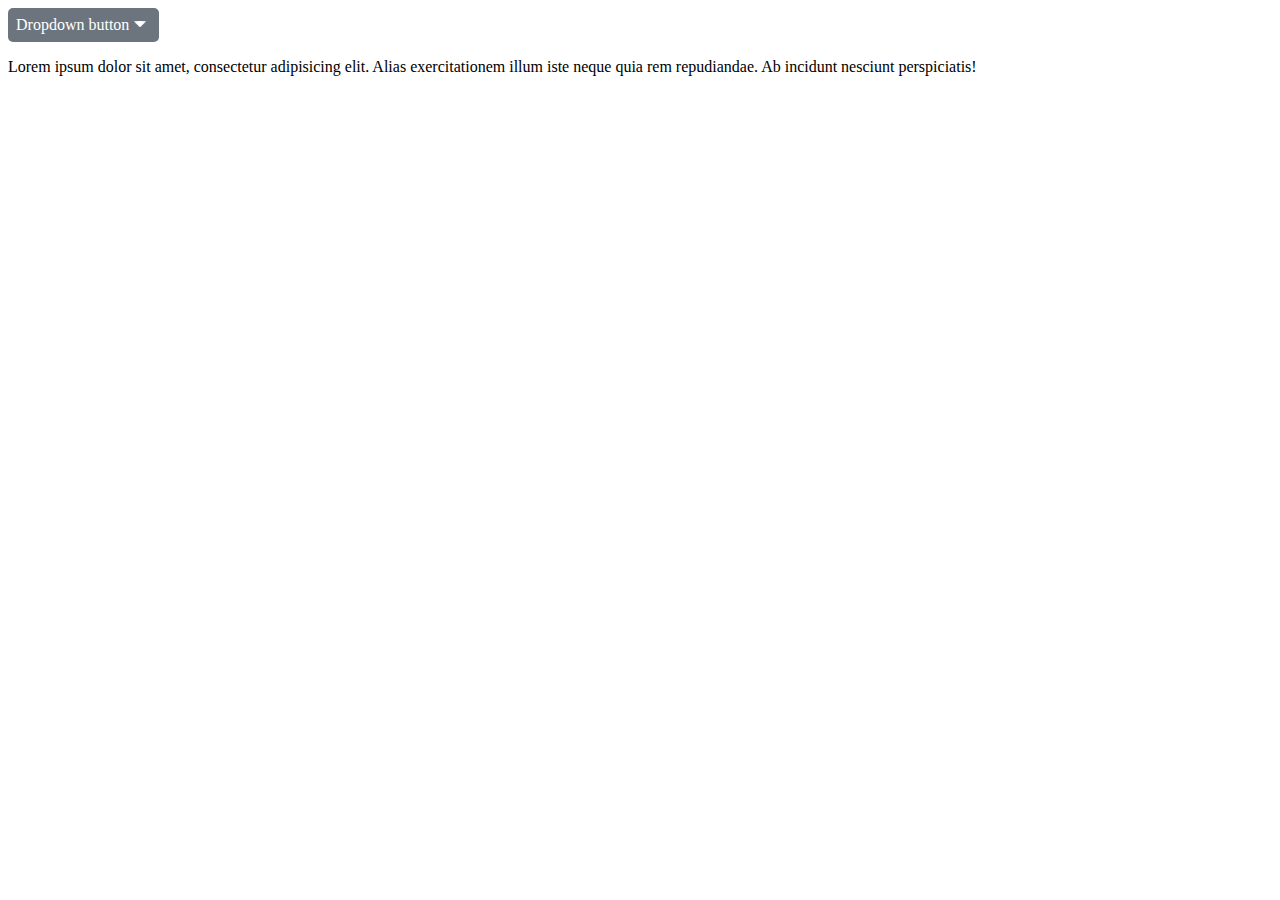
<file: 19.06.2021/1/index.html>
<!DOCTYPE html>
<html lang="en">
<head>
    <meta charset="UTF-8">
    <title>Task 1 - details dropdown</title>
    <style>
        details {
            cursor: pointer;
        }
        details>summary::-webkit-details-marker {
            display: none;
        }

        details[open]>summary {
            box-shadow: 0 0 6px 2px black;
        }

        details>summary {
            display: inline-block;
            background-color: #6C757D;
            color: white;
            padding: 8px;
            padding-right: 30px;
            border-radius: 5px;
            outline: none;
        }

        .dropdown {
            position: absolute;
            z-index: 2;
            border: 1px solid black;
            background-color: white;
            width: max-content;
        }
        .dropdown > div{
            padding: 5px;
            padding-right: 50px;
        }
        .dropdown > div:hover{
            background-color: #F8F9FA;
        }

        .details-button {
            display: inline-block;
            position: relative;
            user-select: none;
        }

        .details-button__arrow {
            position: absolute;
            right: 13px;
            top: 10px;
            width: 12px;
            height: 12px;
            background: url("arrow.png") no-repeat center center;
            background-size: contain;
        }
    </style>
</head>
<body>
<div class="details-button">
    <details>
        <summary>Dropdown button</summary>
        <div class="dropdown">
            <div>action</div>
            <div>another action</div>
            <div>something else here</div>
        </div>
    </details>
    <div class="details-button__arrow"></div>
</div>
<p>Lorem ipsum dolor sit amet, consectetur adipisicing elit. Alias exercitationem illum iste neque quia rem repudiandae.
    Ab incidunt nesciunt perspiciatis!</p>
</body>
</html>
</file>
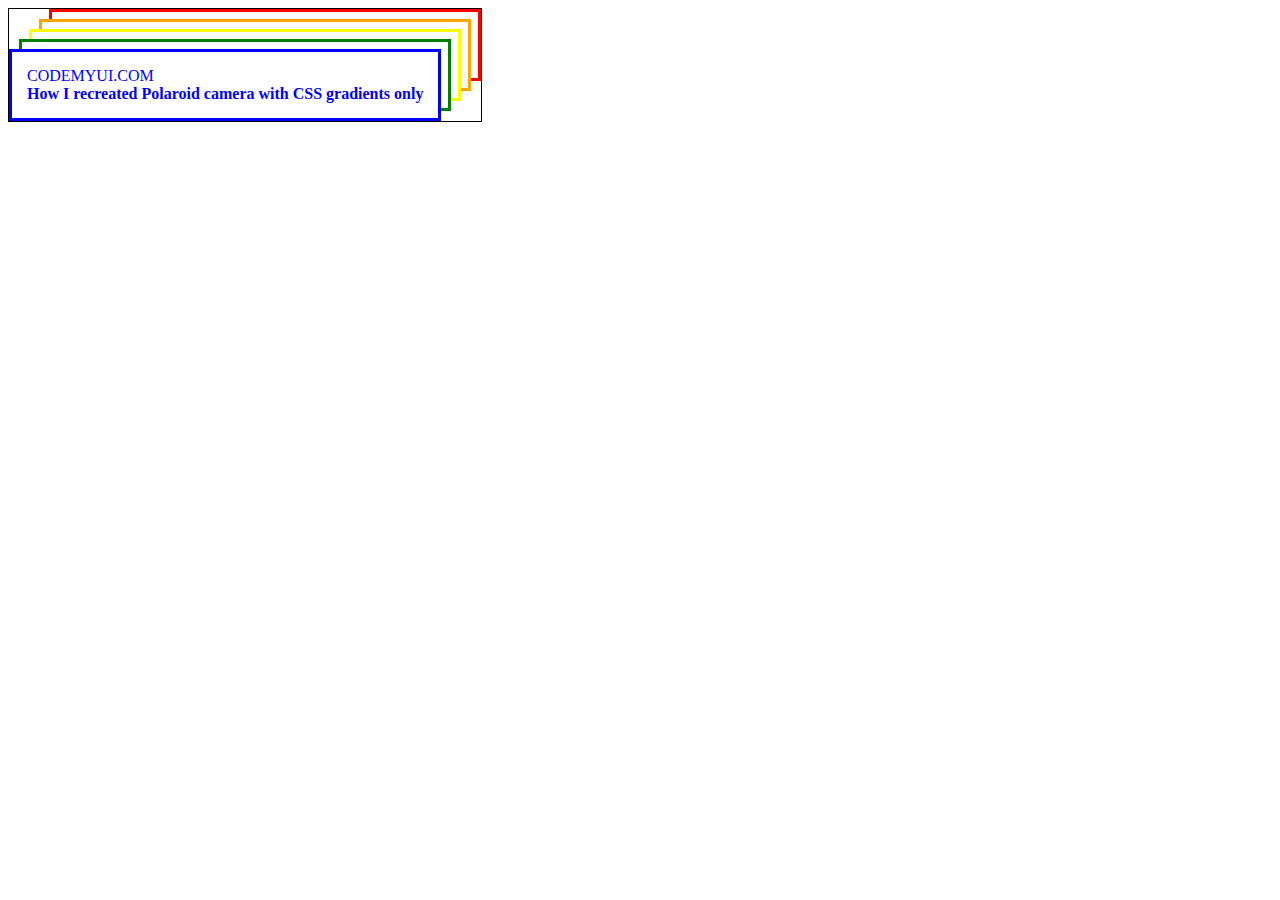
<file: 19.06.2021/2/index.html>
<!DOCTYPE html>
<html lang="en">
<head>
    <meta charset="UTF-8">
    <title>Title</title>
    <style>
        .card {
            display: inline-block;
            color: blue;
            margin-top: -7px;
            margin-right: -7px;
            margin-left: 53px;
            margin-bottom: 53px;
            cursor: pointer;
        }

        .card:hover .card__level{
            top: 0;
            right: 0;
        }

        .card__level {
            transition-duration: 2s;
            border: 3px solid black;
            margin: -3px;
            display: inline-block;
            position: relative;
            top: 10px;
            right: 10px;
            background-color: white;
        }

        .card__level1 {
            border-color: red;
        }

        .card__level2 {
            border-color: orange;
        }

        .card__level3 {
            border-color: yellow;
        }

        .card__level4 {
            border-color: green;
        }

        .card__level5 {
            border-color: blue;
        }

        .card__content {
            padding: 15px;
        }

        .p{
            border: 1px solid black;
            display: inline-block;
        }
    </style>
</head>
<body>
<div class="p">
    <div class="card">
        <div class="card__level card__level1">
            <div class="card__level card__level2">
                <div class="card__level card__level3">
                    <div class="card__level card__level4">
                        <div class="card__level card__level5 card__content">
                            <div style="text-transform: uppercase">codemyui.com</div>
                            <div style="font-weight: bold">How I recreated Polaroid camera with CSS gradients only</div>
                        </div>
                    </div>
                </div>
            </div>
        </div>
    </div>
</div>
</body>
</html>
</file>
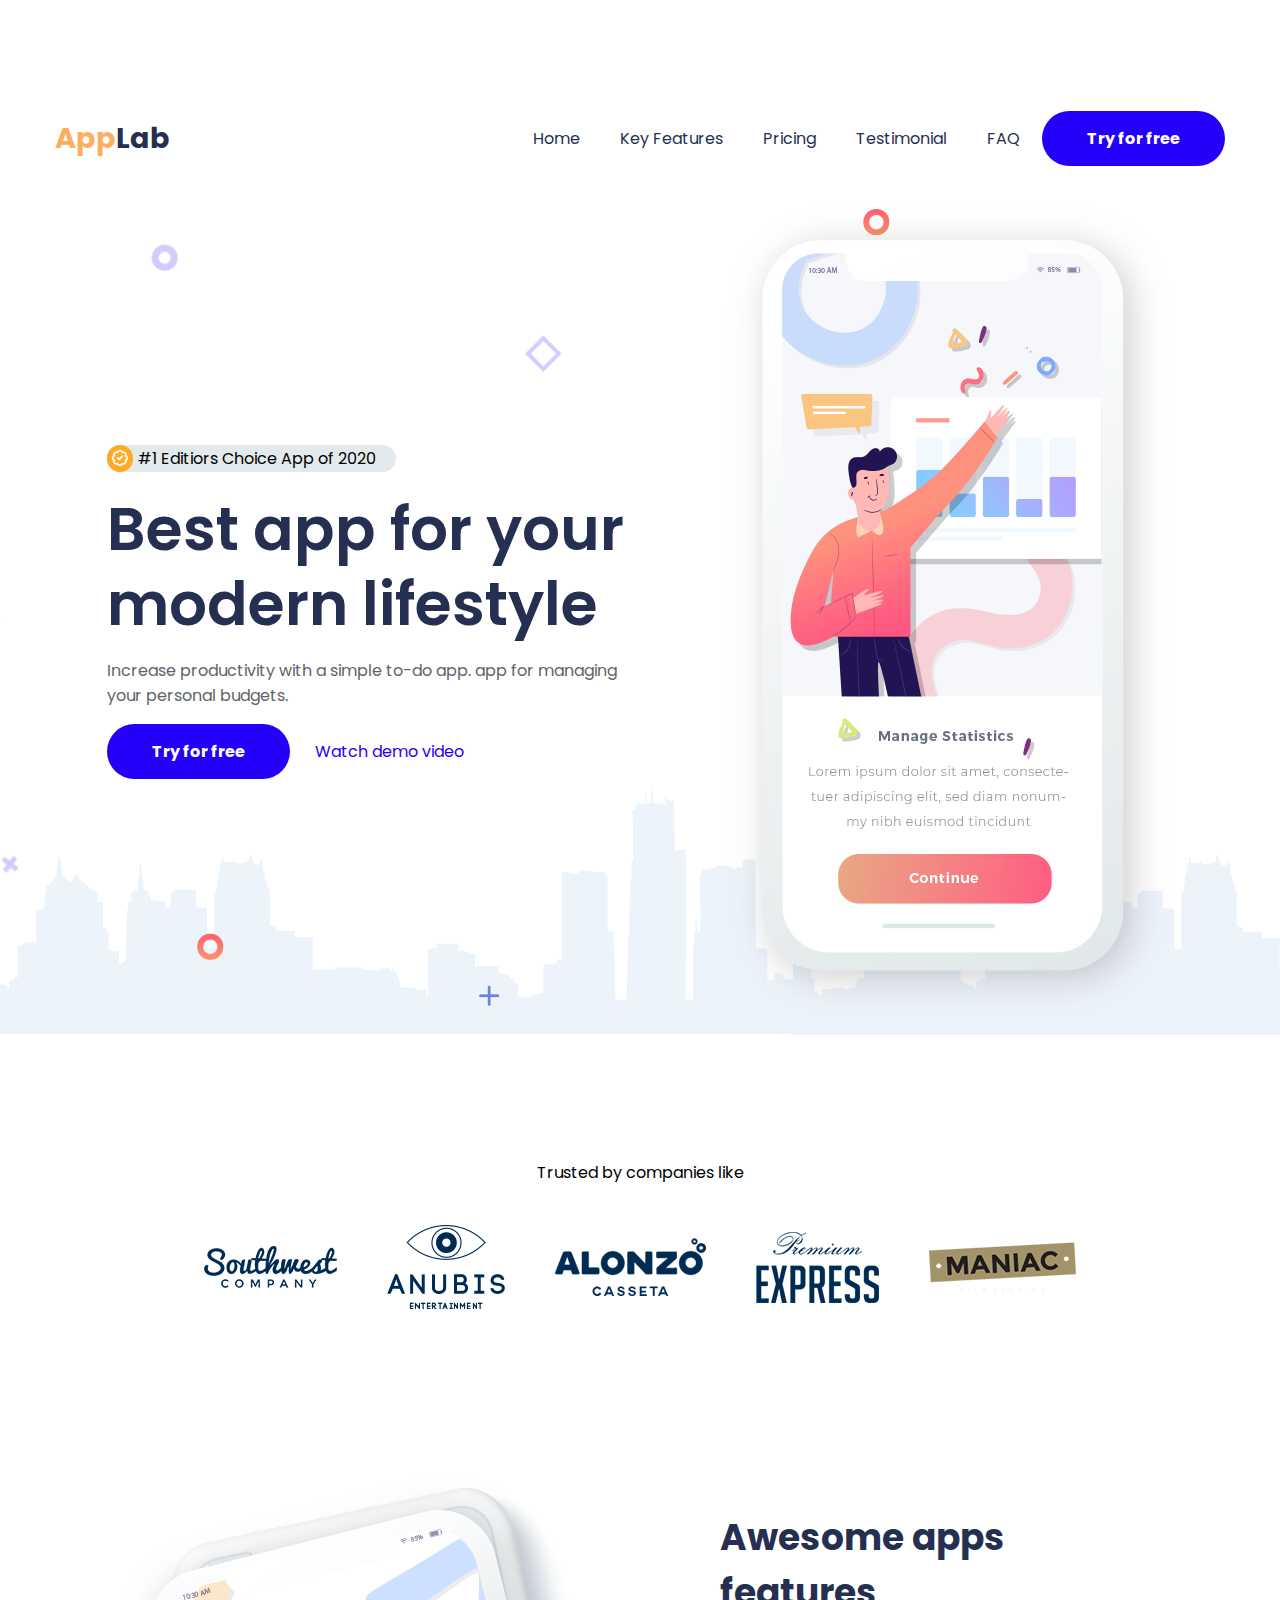
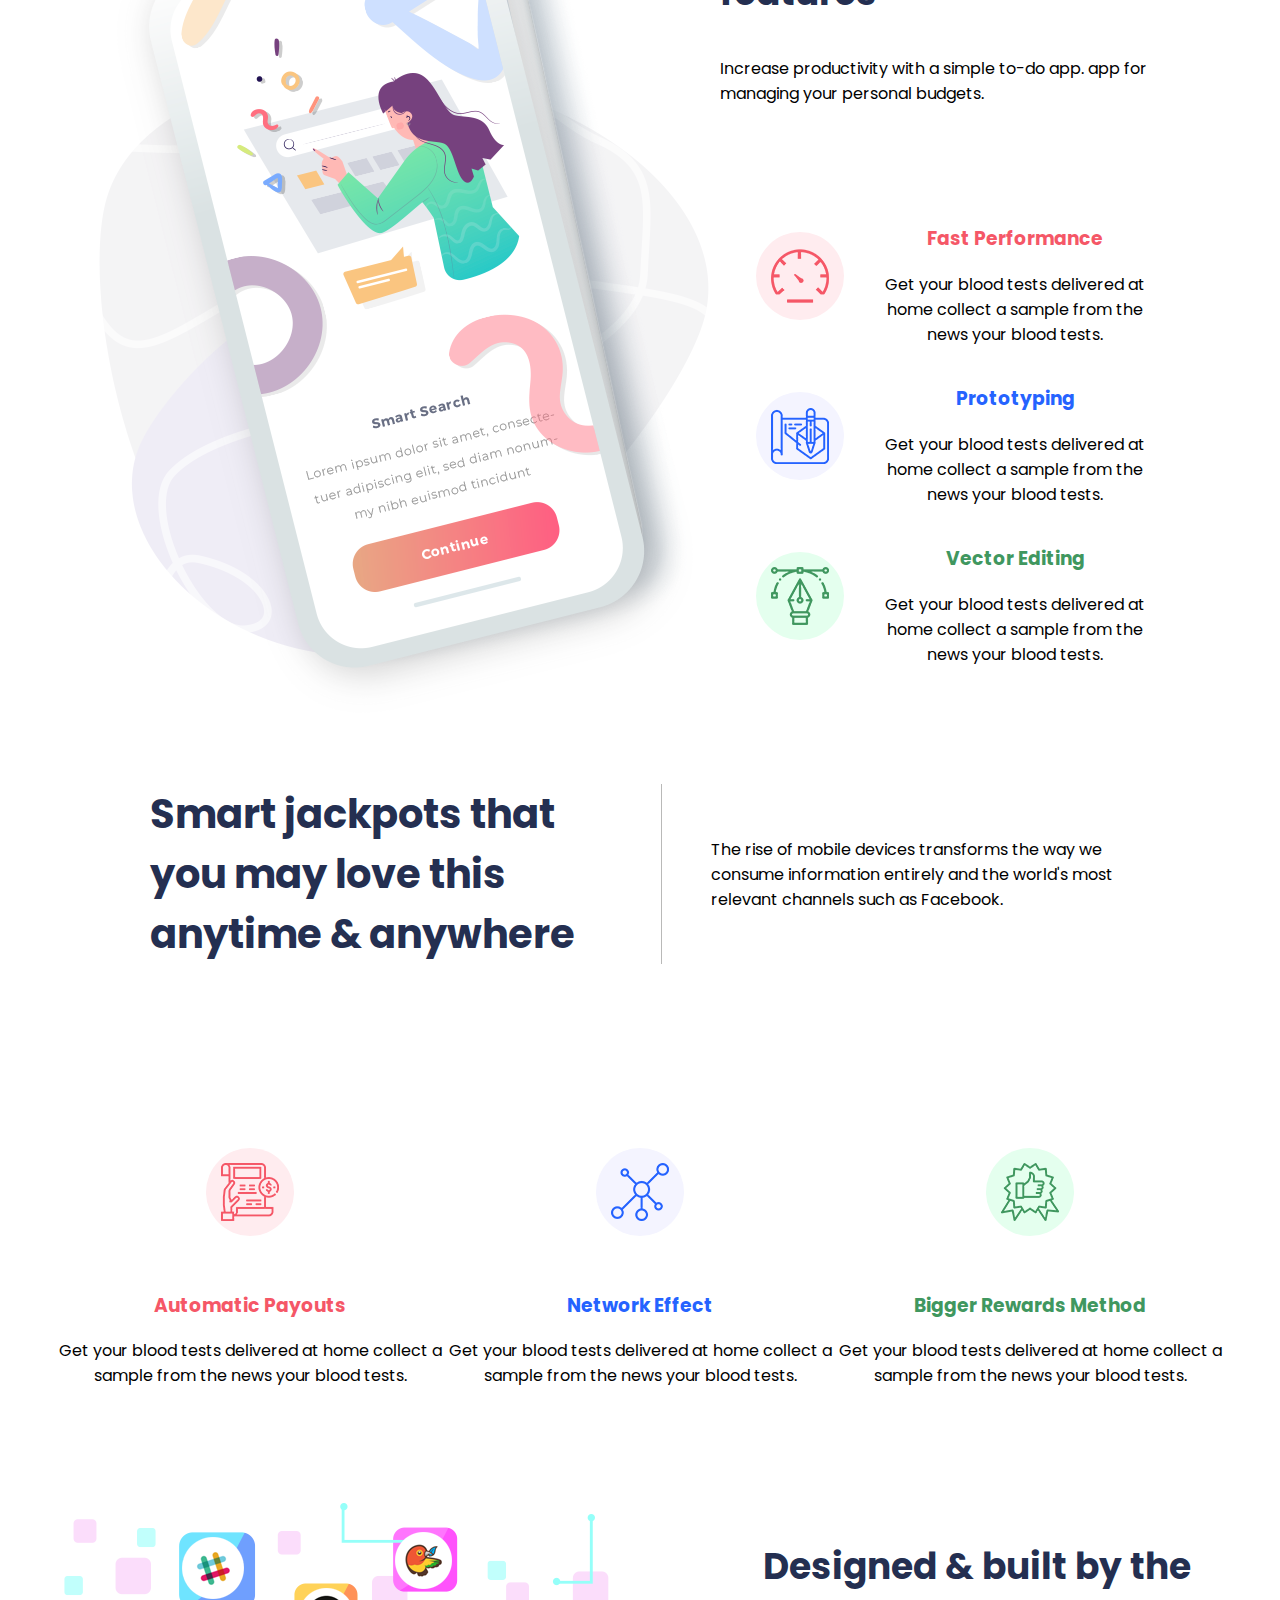
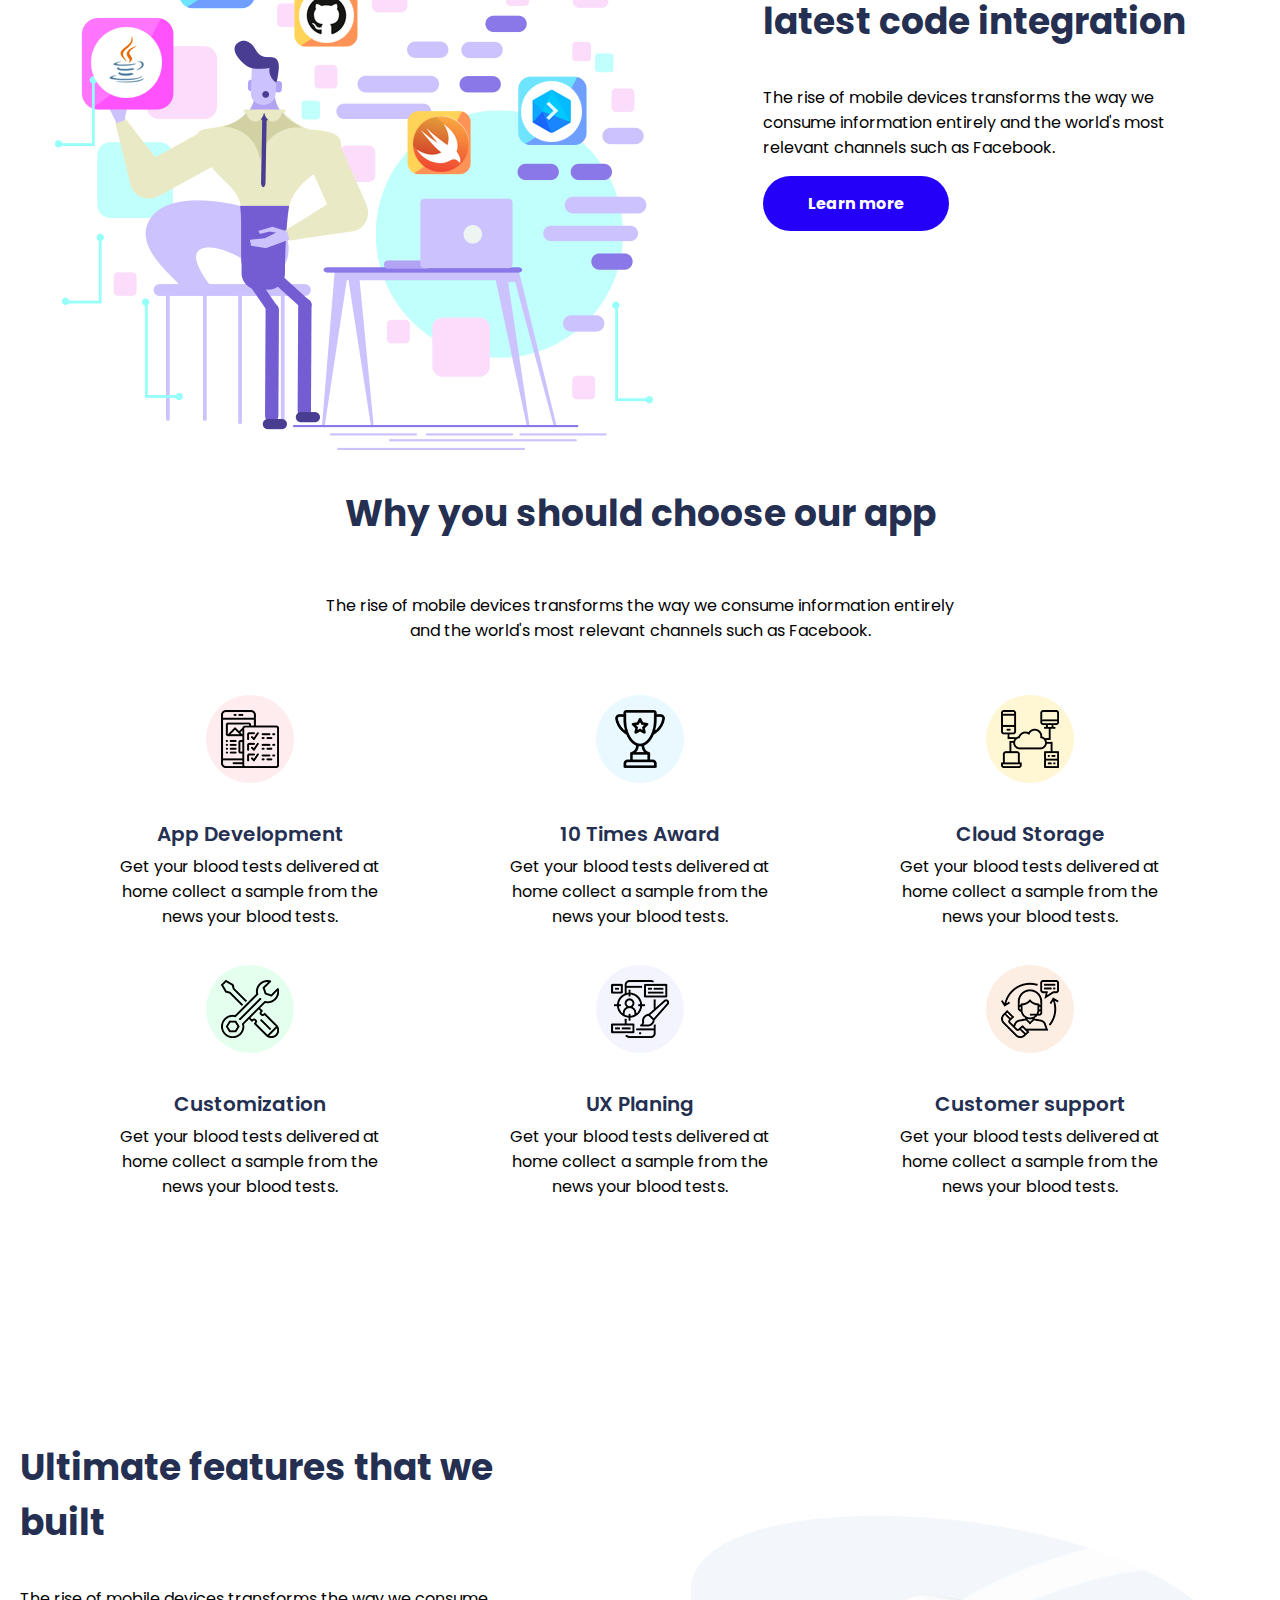
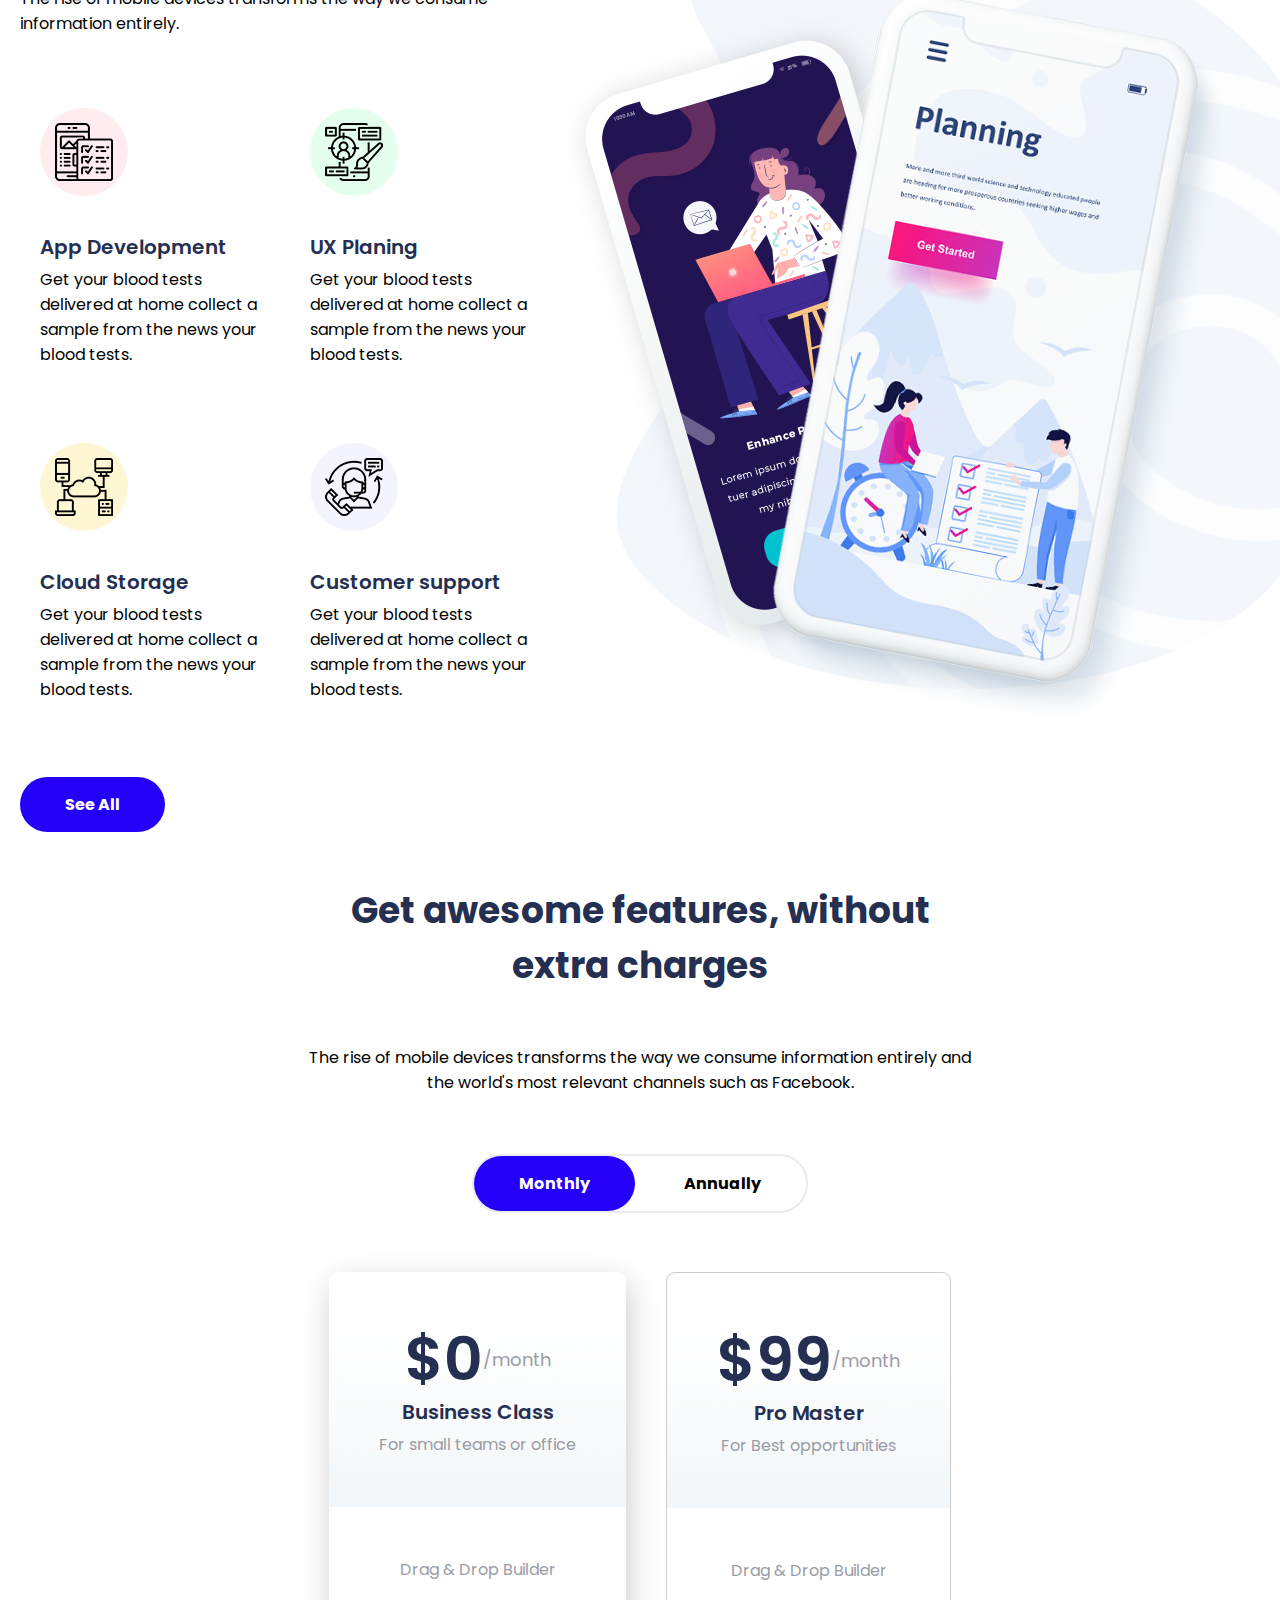
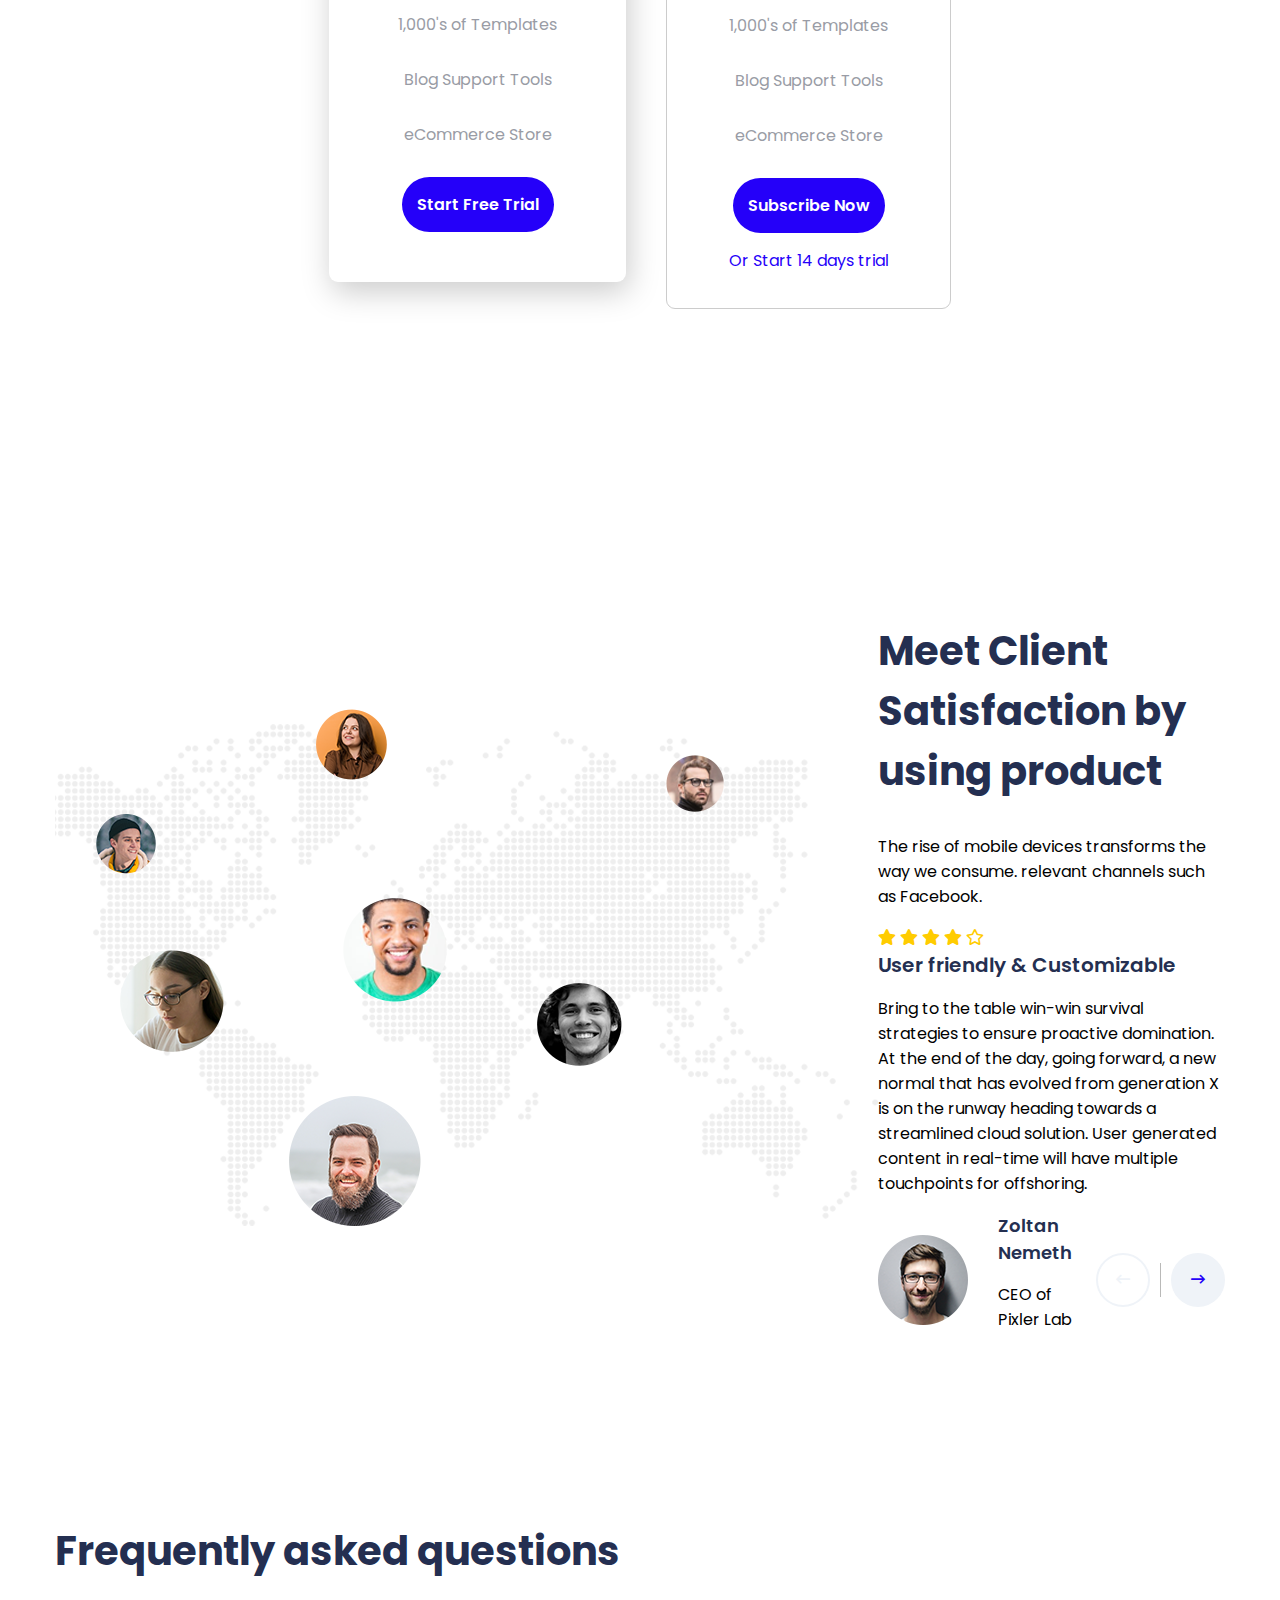
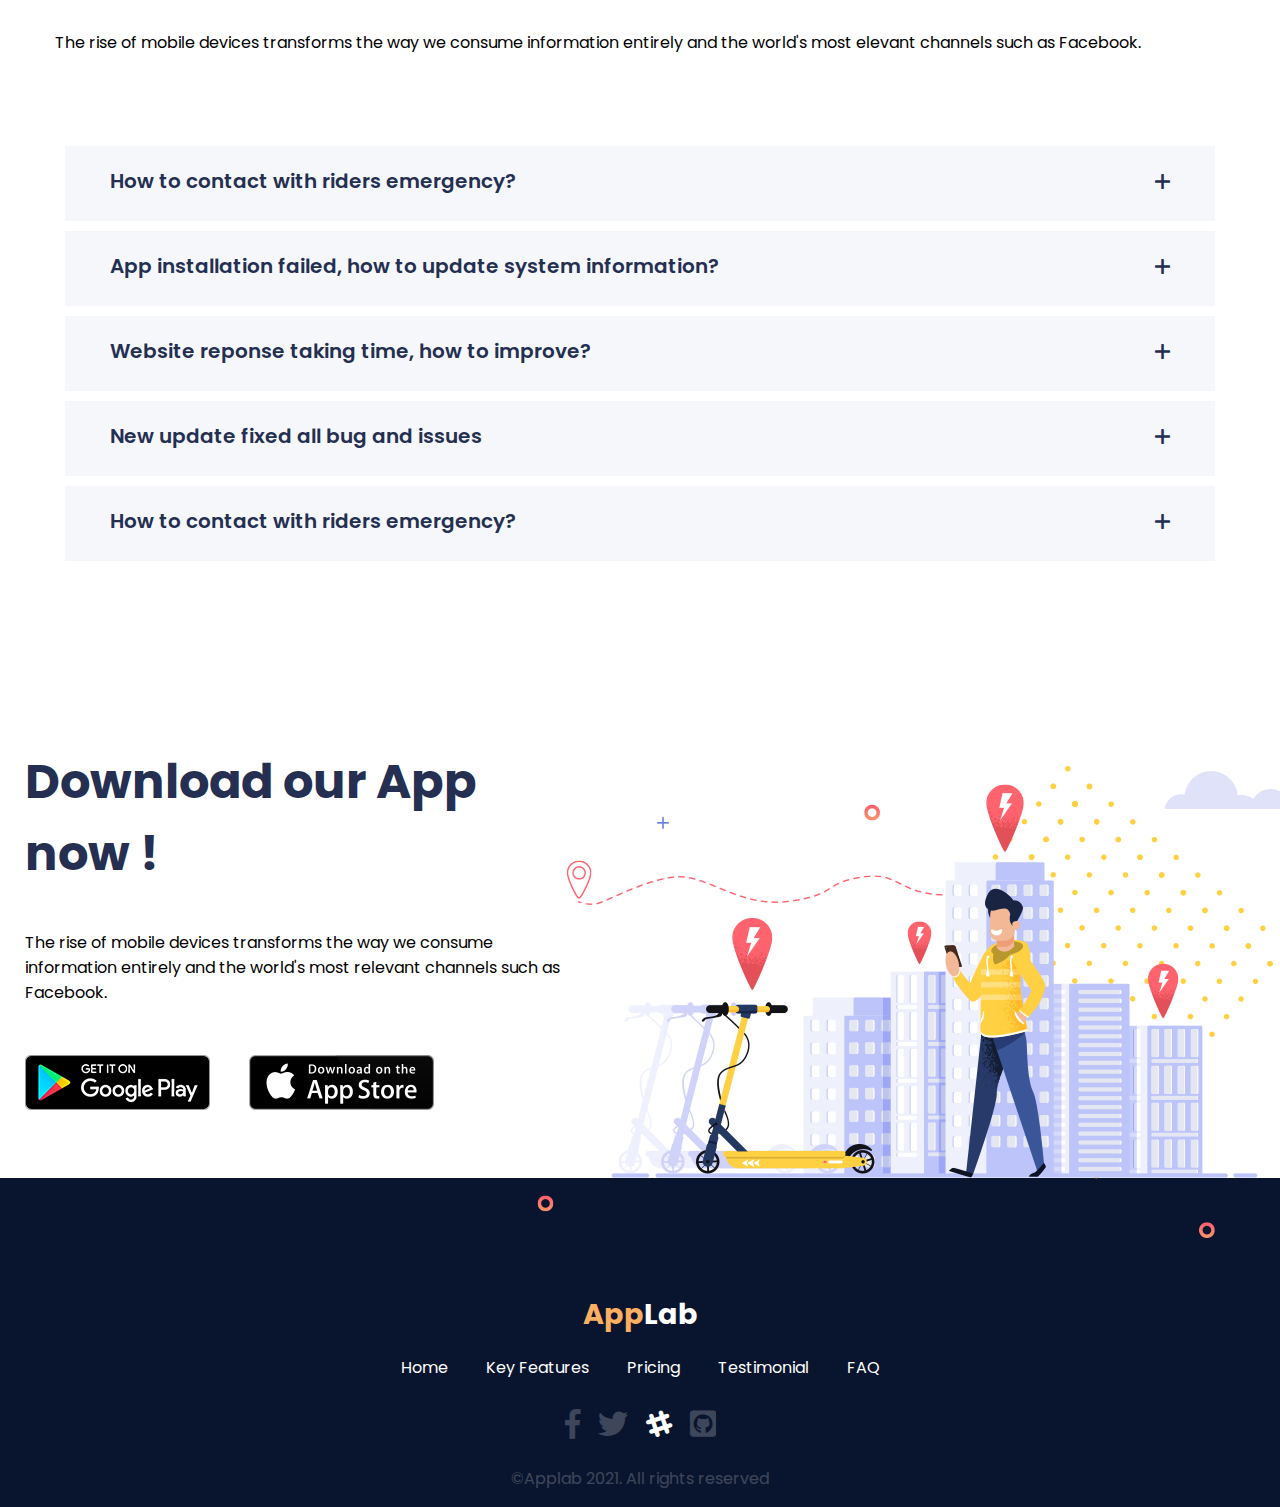
<file: 19.06.2021/3/index.html>
<!DOCTYPE html>
<html lang="en">
<head>
    <meta charset="UTF-8">
    <meta content="width=device-width, user-scalable=no, initial-scale=1.0, maximum-scale=1.0, minimum-scale=1.0"
          name="viewport">
    <title>Title</title>
    <link href="https://fonts.googleapis.com" rel="preconnect">
    <link crossorigin href="https://fonts.gstatic.com" rel="preconnect">
    <link href="https://fonts.googleapis.com/css2?family=Poppins:wght@400;500;600;700&display=swap" rel="stylesheet">
    <link href="fonts/fa-regular.css" rel="stylesheet">
    <!-- fa-solid.css for .star-filled   -->
    <link href="fonts/fa-solid.css" rel="stylesheet">
    <link href="fonts/fa-brands-regular.css" rel="stylesheet">
    <link href="style/reset.css" rel="stylesheet">
    <link href="style/common.css" rel="stylesheet">
    <link href="style/style.css" rel="stylesheet">
    <link href="style/debug.css" rel="stylesheet">
</head>
<body>
<header class="header color_dark-blue w1200">
    <a class="logo text-centered" href="#">
        <span class="color_orange">App</span>Lab
    </a>
    <label class="header__label" for="header__label_cb">
        <span></span>
    </label>
    <input class="header__label_cb" id="header__label_cb" type="checkbox">
    <nav class="header__nav">
        <a class="header__a" href="#home">Home</a>
        <a class="header__a" href="#key_features">Key Features</a>
        <a class="header__a" href="#pricing">Pricing</a>
        <a class="header__a" href="#testimonial">Testimonial</a>
        <a class="header__a" href="#faq">FAQ</a>
        <a class="button text-centered" href="#">Try for free</a>
    </nav>
</header>
<main class="main">
    <section class="section1 section" id="home">
        <div class="section1__bg"></div>
        <div class="section1__inner w1200">
            <div class="section1__text">
                <div class="section1__moto">
                    <span class="section1__moto__badge text-centered"></span>
                    #1 Editiors Choice App of 2020
                </div>
                <h3 class="h1">Best app for your modern lifestyle</h3>
                <p class="section1__p">Increase productivity with a simple to-do app. app for managing your personal
                    budgets.</p>
                <div class="section1__footer">
                    <a class="button text-centered" href="#">Try for free</a><a class="section1__link color_blue1" href="#">Watch demo
                    video</a>
                </div>
            </div>
            <img alt="" class="section__img" src="images/part2.png"/>
        </div>
    </section>
    <div class="w1200 flex-column">
        <section class="section2 section">
            <div> Trusted by companies like</div>
            <div class="section2__list">
                <img alt="Southwest company" class="section2__list__item" src="images/companies/1.png">
                <img alt="Anubis entertainment" class="section2__list__item" src="images/companies/2.png">
                <img alt="Alonzo casseta" class="section2__list__item" src="images/companies/3.png">
                <img alt="Premium express" class="section2__list__item" src="images/companies/4.png">
                <img alt="Maniac" class="section2__list__item" src="images/companies/5.png">
            </div>
        </section>
        <section class="section3 section" id="key_features">
            <img alt="" class="section__img" src="images/part5.png">
            <div class="section3__text">
                <h3 class="h3">Awesome apps features</h3>
                <p>Increase productivity with a simple to-do app. app for managing your personal budgets.</p>
                <div class="section3__features">
                    <div class="feature">
                        <div class="icon icon_red"><img alt="" src="images/features/1.png"></div>
                        <div><h3 class="color_red">Fast Performance</h3>
                            <div>Get your blood tests delivered at home collect a sample from the news your blood tests.
                            </div>
                        </div>
                    </div>
                    <div class="feature">
                        <div class="icon icon_lightviolet"><img alt="" src="images/features/2.png"></div>
                        <div><h3 class="color_blue">Prototyping</h3>
                            <div>Get your blood tests delivered at home collect a sample from the news your blood tests.
                            </div>
                        </div>
                    </div>
                    <div class="feature">
                        <div class="icon icon_green"><img alt="" src="images/features/3.png"></div>
                        <div><h3 class="color_green">Vector Editing</h3>
                            <div>Get your blood tests delivered at home collect a sample from the news your blood tests.
                            </div>
                        </div>
                    </div>
                </div>
            </div>
        </section>
        <section class="section4 section">
            <h2 class="h2">Smart jackpots that you may love this anytime &amp; anywhere</h2>
            <div class="vr"></div>
            <p>The rise of mobile devices transforms the way we consume information entirely and the world's most
                relevant channels such as Facebook.</p>
        </section>
        <section class="section5 section">
            <div class="feature">
                <div class="icon icon_red"><img alt="" src="images/features/4.png"></div>
                <div><h3 class="color_red">Automatic Payouts</h3>
                    <div>Get your blood tests delivered at home collect a sample from the news your blood tests.</div>
                </div>
            </div>
            <div class="feature">
                <div class="icon icon_lightviolet"><img alt="" src="images/features/5.png"></div>
                <div><h3 class="color_blue">Network Effect</h3>
                    <div>Get your blood tests delivered at home collect a sample from the news your blood tests.</div>
                </div>
            </div>
            <div class="feature">
                <div class="icon icon_green"><img alt="" src="images/features/6.png"></div>
                <div><h3 class="color_green">Bigger Rewards Method</h3>
                    <div>Get your blood tests delivered at home collect a sample from the news your blood tests.
                    </div>
                </div>
            </div>
        </section>
        <section class="section6 section">
            <img alt="" class="section__img" src="images/part6.png">
            <div class="section6__text">
                <h3 class="h3">Designed & built by the latest code integration</h3>
                <p>The rise of mobile devices transforms the way we consume information entirely and the world's most
                    relevant channels such as Facebook.</p>
                <a class="button" href="#">Learn more</a>
            </div>
        </section>
        <section class="section7 section">
            <h3 class="h3">Why you should choose our app</h3>
            <p>The rise of mobile devices transforms the way we consume information entirely and the world's most
                relevant channels such as Facebook.</p>
            <div class="section7__features">
                <div class="feature">
                    <div class="icon icon_red"><img alt="" src="images/features/7.png"></div>
                    <div><h4 class="h4">App Development</h4>
                        <div>Get your blood tests delivered at home collect a sample from the news your blood tests.
                        </div>
                    </div>
                </div>
                <div class="feature">
                    <div class="icon icon_lightblue"><img alt="" src="images/features/8.png"></div>
                    <div><h4 class="h4">10 Times Award</h4>
                        <div>Get your blood tests delivered at home collect a sample from the news your blood tests.
                        </div>
                    </div>
                </div>
                <div class="feature">
                    <div class="icon icon_lightyellow"><img alt="" src="images/features/computer.png"></div>
                    <div><h4 class="h4">Cloud Storage</h4>
                        <div>Get your blood tests delivered at home collect a sample from the news your blood tests.
                        </div>
                    </div>
                </div>
                <div class="feature">
                    <div class="icon icon_green"><img alt="" src="images/features/10.png"></div>
                    <div><h4 class="h4">Customization</h4>
                        <div>Get your blood tests delivered at home collect a sample from the news your blood tests.
                        </div>
                    </div>
                </div>
                <div class="feature">
                    <div class="icon icon_lightviolet"><img alt="" src="images/features/ui.png"></div>
                    <div><h4 class="h4">UX Planing</h4>
                        <div>Get your blood tests delivered at home collect a sample from the news your blood tests.
                        </div>
                    </div>
                </div>
                <div class="feature">
                    <div class="icon icon_lightorange"><img alt="" src="images/features/customer-service.png"></div>
                    <div><h4 class="h4">Customer support</h4>
                        <div>Get your blood tests delivered at home collect a sample from the news your blood tests.
                        </div>
                    </div>
                </div>
            </div>
        </section>
    </div>
    <section class="section8 section">
        <div class="section8__text">
            <h3 class="h3">Ultimate features that we built</h3>
            <p>The rise of mobile devices transforms the way we consume information entirely.</p>
            <div class="section8__features">
                <div class="feature">
                    <div class="icon icon_red"><img alt="" src="images/features/web-design.png"></div>
                    <div><h4 class="h4">App Development</h4>
                        <div>Get your blood tests delivered at home collect a sample from the news your blood
                            tests.
                        </div>
                    </div>
                </div>
                <div class="feature">
                    <div class="icon icon_green"><img alt="" src="images/features/ui.png"></div>
                    <div><h4 class="h4">UX Planing</h4>
                        <div>Get your blood tests delivered at home collect a sample from the news your blood
                            tests.
                        </div>
                    </div>
                </div>
                <div class="feature">
                    <div class="icon icon_lightyellow"><img alt="" src="images/features/computer.png"></div>
                    <div><h4 class="h4">Cloud Storage</h4>
                        <div>Get your blood tests delivered at home collect a sample from the news your blood tests.
                        </div>
                    </div>
                </div>
                <div class="feature">
                    <div class="icon icon_lightviolet"><img alt="" src="images/features/customer-service.png"></div>
                    <div><h4 class="h4">Customer support</h4>
                        <div>Get your blood tests delivered at home collect a sample from the news your blood
                            tests.
                        </div>
                    </div>
                </div>
            </div>
            <a class="button" href="#">See All</a>
        </div>
        <img alt="" class="section__img" src="images/part7.png">
    </section>
    <div class="w1200 flex-column">
        <section class="section9 section section-vertical" id="pricing">
            <h3 class="h3 text-centered">Get awesome features, without extra charges</h3>
            <p class="text-centered">The rise of mobile devices transforms the way we consume information entirely and
                the world's most relevant channels such as Facebook.</p>
            <input checked class="switch__radio" id="switch__radio11" name="switch__radio1" type="radio">
            <input class="switch__radio" id="switch__radio12" name="switch__radio1" type="radio">

            <div class="switch__holder">
                <label class="button switch__button" for="switch__radio11" id="switch__button11">
                    Monthly
                </label>
                <label class="button switch__button" for="switch__radio12" id="switch__button12">
                    Annually
                </label>
            </div>
            <div class="section9_cards" id="cardSet1">
                <!-- .card.color_grey>(.card__header>(.card__header__cp>h1.h1+.card__header_period)+h4.h4+div)+(.card__body>div*4+.button)-->
                <div class="card color_grey card_shadowed">
                    <div class="card__header">
                        <div class="card__header__cp">
                            <h1 class="h1">$0</h1>
                            <div class="card__header_period">/month</div>
                        </div>
                        <h4 class="h4">Business Class</h4>
                        <div>For small teams or office</div>
                    </div>
                    <div class="card__body">
                        <div>Drag & Drop Builder</div>
                        <div>1,000's of Templates</div>
                        <div>Blog Support Tools</div>
                        <div>eCommerce Store</div>
                        <div class="button">Start Free Trial</div>
                    </div>
                </div>
                <div class="card color_grey card_bordered">
                    <div class="card__header">
                        <div class="card__header__cp">
                            <h1 class="h1">$99</h1>
                            <div class="card__header_period">/month</div>
                        </div>
                        <h4 class="h4">Pro Master</h4>
                        <div>For Best opportunities</div>
                    </div>
                    <div class="card__body">
                        <div>Drag & Drop Builder</div>
                        <div>1,000's of Templates</div>
                        <div>Blog Support Tools</div>
                        <div>eCommerce Store</div>
                        <div class="button">Subscribe Now</div>
                        <a class="color_blue1" href="#">Or Start 14 days trial</a>
                    </div>
                </div>
            </div>
        </section>
        <section class="section10 section" id="testimonial">
            <img alt="" class="section__img" src="images/part8.png">
            <div class="section10__text">
                <h2 class="h2">Meet Client Satisfaction by using product</h2>
                <p>The rise of mobile devices transforms the way we consume. relevant channels such as Facebook.</p>
                <div class="section10__reviews">
                    <div class="review">
                        <div>
                            <span class="star star-filled">&#61445;</span>
                            <span class="star star-filled">&#61445;</span>
                            <span class="star star-filled">&#61445;</span>
                            <span class="star star-filled">&#61445;</span>
                            <span class="star">&#61445;</span>
                        </div>
                        <h4 class="h4">User friendly & Customizable</h4>
                        <p>Bring to the table win-win survival strategies to ensure proactive domination. At the end of
                            the
                            day, going forward, a new normal that has evolved from generation X is on the runway heading
                            towards a streamlined cloud solution. User generated content in real-time will have multiple
                            touchpoints for offshoring.</p>
                        <div class="review__footer flex">
                            <div class="flex">
                                <img alt="" class="section__img" src="images/reviews/adult-beard-boy-220453.png">
                                <div class="review__footer__text">
                                    <h5 class="h5">Zoltan Nemeth</h5>
                                    <p class="p">CEO of Pixler Lab</p>
                                </div>
                            </div>
                            <div class="review__footer__arrows flex">
                                <div class="review__footer__arrow footer__arrow_disabled"></div>
                                <div class="vr"></div>
                                <div class="review__footer__arrow"></div>
                            </div>
                        </div>
                    </div>
                </div>
            </div>
        </section>
        <section class="section11 section-vertical" id="faq">
            <h2 class="h2">Frequently asked questions</h2>
            <p class="p">The rise of mobile devices transforms the way we consume information entirely
                and the world's most elevant channels such as Facebook.</p>
            <div class="section11__faqs">
                <details class="details">
                    <summary><h4 class="h4">How to contact with riders emergency?<i class="fa fa-plus details__plus"></i></h4></summary>
                    <p class="p">Leverage agile frameworks to provide a robust synopsis for high level overviews. Iterative
                        approaches to corporate strategy foster collaborative thinking to further the overall value
                        proposition. Organically grow the holistic world view of disruptive innovation via workplace
                        diversity and empowerment.</p>
                </details>
                <details class="details">
                    <summary><h4 class="h4">App installation failed, how to update system information?<i class="fa fa-plus details__plus"></i></h4></summary>
                    <p class="p">Leverage agile frameworks to provide a robust synopsis for high level overviews. Iterative
                    approaches to corporate strategy foster collaborative thinking to further the overall value
                    proposition. Organically grow the holistic world view of disruptive innovation via workplace
                        diversity and empowerment.</p>
                </details>
                <details class="details">
                    <summary><h4 class="h4">Website reponse taking time, how to improve?<i class="fa fa-plus details__plus"></i></h4></summary>
                    <p class="p">Leverage agile frameworks to provide a robust synopsis for high level overviews. Iterative
                    approaches to corporate strategy foster collaborative thinking to further the overall value
                    proposition. Organically grow the holistic world view of disruptive innovation via workplace
                        diversity and empowerment.</p>
                </details>
                <details class="details">
                    <summary><h4 class="h4">New update fixed all bug and issues<i class="fa fa-plus details__plus"></i></h4></summary>
                    <p class="p">Leverage agile frameworks to provide a robust synopsis for high level overviews. Iterative
                    approaches to corporate strategy foster collaborative thinking to further the overall value
                    proposition. Organically grow the holistic world view of disruptive innovation via workplace
                        diversity and empowerment.</p>
                </details>
                <details class="details">
                    <summary><h4 class="h4">How to contact with riders emergency?<i class="fa fa-plus details__plus"></i></h4></summary>
                    <p class="p">Leverage agile frameworks to provide a robust synopsis for high level overviews. Iterative
                    approaches to corporate strategy foster collaborative thinking to further the overall value
                    proposition. Organically grow the holistic world view of disruptive innovation via workplace
                        diversity and empowerment.</p>
                </details>
            </div>
        </section>
    </div>
    <div class="section12 section">
        <div>
            <h2 class="h2">Download our App now !</h2>
            <p>The rise of mobile devices transforms the way we consume information entirely
                and the world's most relevant channels such as Facebook.</p>
            <div class="section12__links">
                <a href="#"><img src="images/dl1.png" alt=""></a>
                <a href="#"><img src="images/dl2.png" alt=""></a>
            </div>
        </div>
        <img alt="" class="section__img" src="images/part9.png">
    </div>
</main>
<footer class="footer">
    <a class="logo text-centered" href="#">
        <span class="color_orange">App</span>Lab
    </a>
    <nav class="flex footer__nav">
        <a href="#home">Home</a>
        <a href="#key_features">Key Features</a>
        <a href="#pricing">Pricing</a>
        <a href="#testimonial">Testimonial</a>
        <a href="#faq">FAQ</a>
    </nav>
    <div class="footer__social"><span></span><span></span><span style="opacity: 1;"></span><span></span></div>
    <p style="opacity: 0.21">&copy;Applab 2021. All rights reserved</p>
</footer>
</body>
</html>
</file>
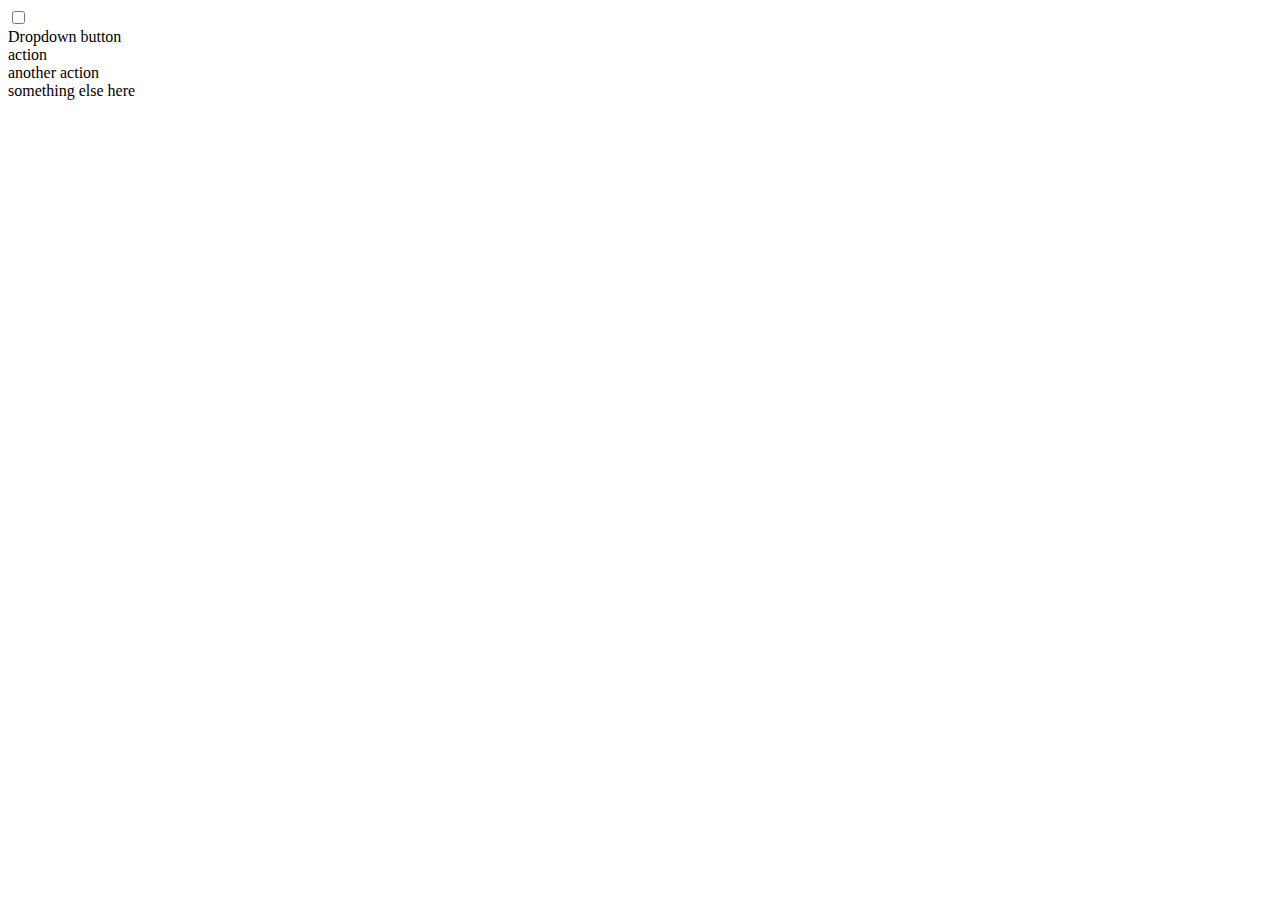
<file: 19.06.2021/1/not-details.html>
<!DOCTYPE html>
<html lang="en">
<head>
    <meta charset="UTF-8">
    <title>Task 1 - dropdown without details</title>
</head>
<body>
  <label class="details-button" for="hidden">
    <input type="checkbox" id="hidden">
    <div class="summary">Dropdown button</div>
    <div class="dropdown">
      <div>action</div>
      <div>another action</div>
      <div>something else here</div>
    </div>
    <div class="details-button__arrow"></div>
  </label>
</body>
</html>
</file>
<file: 19.06.2021/3/style/common.css>
.text-centered{
    display: flex;
    align-items: center;
    justify-content: center;
    text-align: center;
}
html{
    margin: auto;
    max-width: 1600px;
    font-family: Poppins;
    font-size: 16px;/*0.83vmax;16/(1920/100)*/
}
body{
    display: flex;
    flex-direction: column;
    padding-top: 93px;
}

.w1200{
    max-width: 1200px;
    box-sizing: border-box;
    padding: 15px;
    display: flex;
}

.button{
    display: inline-flex;
    padding: 15px 45px;
    border-radius: 29px;
    background-color: #2500f9;
    color: white;
    font-weight: 700;/*bold*/
    cursor: pointer;
}

.color_blue1{
    color: #2500f9;
}
.color_dark-blue{
    color: #242f51;
}
.color_orange{
    color: #fcae61!important;
}
.color_red{
    color: #f55767!important;
}
.color_blue{
    color: #2563ff!important;
}
.color_green{
    color: #40975f!important;
}
.color_grey{
    color: #999ca5!important;
}

.section{
    display: flex;
}
@media(max-width: 768px) {
    .section {
        flex-wrap: wrap;
    }
}

.section-vertical{
    display: flex;
    flex-direction: column;
}
@media(max-width: 768px) {
    .section-vertical {
        flex-wrap: wrap;
    }
}

.section__img{
    max-width: 100%;
    align-self: center;
}

.h1{
    color: #242f51;
    font-size: 3.75rem; /*60px*/
    line-height: 75px;
    font-weight: 600;/*semi-bold*/
    margin: 0;
    margin-top: 20px;
}
@media(max-width: 425px) {
    .h1{
        font-size: 25px;
    }
}
@media(max-width: 768px) {
    .h1{
        font-size: 35px;
        line-height: normal;
    }
}

.h2{
    font-size: 40px;
    color: #242f51;
}

.h3{
    font-size: 36px;
    color: #242f51;
}

.h4{
    margin: 0;
    margin-bottom: 5px;
    font-weight: 600;/*semi-bold*/
    font-size: 20px;
    color: #242f51;
}

.h5{
    margin: 0;
    margin-bottom: 5px;
    font-weight: 600;/*semi-bold*/
    font-size: 18px;
    color: #242f51;
}


.icon{
    flex-shrink: 0;
    width: 88px;
    height: 88px;
    border-radius: 44px;
    display: flex;
    justify-content: center;
    align-items: center;
    margin: 36px;
}
.icon_red{
    background-color: #ffecef;
}
.icon_lightblue{
    background-color: #eaf9ff;
}
.icon_green{
    background-color: #e4ffee;
}
.icon_lightviolet{
    background-color: #f4f4ff;
}
.icon_lightyellow{
    background-color: #fff6d3;
}
.icon_lightorange{
    background-color: #fdeee4;
}

.vr{
    width: 1px;
    background-color: #b9b9b8;
    margin: 0 50px;
}
@media(max-width: 767px) {
    .vr{
        display: none;
    }
}

.switch__holder{
    border: 2px solid #ebebeb;
    border-radius: 29px;
    margin-top: 43px;
    margin-bottom: 39px;
}
@media(max-width: 767px) {
    .switch__button{
        padding: 10px 25px;
    }
}
.switch__radio{
    display: none;
}

.switch__button{
    background-color: white;
    color: black;
    cursor: pointer;
}


.card{
    border-radius: 9px;
    margin: 20px;
    align-self: flex-start;
}

.card_shadowed{
    box-shadow: 3px 10px 31px #CCC;
}
.card_bordered{
    border: 1px solid #CCC;
}

.card__header{
    display: flex;
    flex-direction: column;
    justify-content: center;
    align-items: center;
    /*TODO linear gradient*/
    background-image: url("../images/background/part10.png");
    background-size: cover;
    background-repeat: no-repeat;
    padding: 50px;
}
@media(max-width: 320px) {
    .card__header{
        padding: 25px;
    }
}

.card__header__cp{
    display: flex;
    align-items: center;
}
.card__header__cp>.h1{
    margin: 0;
}

.card__header_period{
    font-size: 18px;
}

.card__body{
    display: flex;
    flex-direction: column;
    justify-content: center;
    align-items: center;
    padding: 35px;
}
@media(max-width: 320px) {
    .card__body{
        padding: 25px;
    }
}

.card__body>div{
    padding: 15px;
}

.card__body>.button{
    margin: 15px;
    font-weight: 600;/*sb*/
}
@media(max-width: 320px) {
    .card__body>.button{
        margin: 10px;
    }
}

.star{
    font-family: FontAwesome5Pro;
    color: #ffcc00;
}
.star-filled{
    font-weight: 900;
}

.flex{
    display: flex;
}

.flex-column{
    flex-direction: column;
}

.review__footer{
    justify-content: space-between;
}
@media(max-width: 320px) {
    .review__footer{
        flex-wrap: wrap;
    }
}

.review__footer__arrows{
    justify-content: right;
    align-self: center;
}
.review__footer__arrows>.vr{
    margin: 10px;
}

.review__footer__arrow{
    display: flex;
    justify-content: center;
    align-items: center;
    width: 50px;
    height: 50px;
    border-radius: 50px;
    border: 2px solid #eff3f8;
    background-color: #eff3f8;
    color: #2500f9;
}
.footer__arrow_disabled{
    background-color: white;
    color: #eff3f8;
}

.review__footer__text{
    margin-left: 30px;
}

.details{
    background-color: #f5f7fa;
    margin: 10px;
    padding: 20px 45px;
    cursor: pointer;
}

.details>summary>*{
    display: flex;
    justify-content: space-between;
    align-items: center;
    flex-grow: 1;
}
</file>
<file: 19.06.2021/3/style/style.css>
.header{
    display: flex;
    justify-content: space-between;
    margin-top: 4px;
    position: relative;
    width: 100%;
    margin: auto;
}

.header__a{
    display: inline-block;
    margin: 18px;
    font-weight: 400; /*regular*/
    text-align: center;
}

.logo{
    font-weight: 700; /*bold*/
    font-size: 1.785rem;/*30px*/
}

.header__label{
    display: none;
}
@media(max-width: 850px) {
    .header__label{
        display: flex;
        flex-direction: column;
        height: 50px;
        min-width: 50px;
    }
    .header__label:before,.header__label>span,.header__label:after{
        content: '';
        display: block;
        background-color: #fcae61;
        width: 100%;
        height: 10px;
        margin: 5px 0;
    }
}

.header__label_cb{
    display: none;
}

.header__nav{
    background-color: white;
    z-index: 1;
}

@media(max-width: 850px) {
    .header__nav {
        display: none;
        position: absolute;
        top: 60px;
        left: 0;
        width: 100%;
        background-color: white;
        flex-direction: column;
        box-sizing: border-box;
    }
    .header__label_cb:checked~.header__nav{
        display: flex;
    }
}

@media(max-width: 850px) {
    .header__nav > .button {
        display: none;
    }
}

.main{
    display: flex;
    flex-direction: column;
    align-items: center;
}

.section1{
    padding-top: 5px;
    width: 100%;
    position: relative;
    display: flex;
    justify-content: center;
    margin: auto;
    background-image:
            url("../images/background/part3.png"),
            url("../images/background/part4.png");
    background-position: top -140px center,bottom;
    background-repeat: no-repeat;
}
.section1__inner{
    justify-content: space-between;
    align-items: center;
}
@media(max-width: 1024px) {
    .section1__inner{
        flex-wrap: wrap;
    }
}
.section1__bg{
    z-index: -1;
    position: absolute;
    top: 60px;
    left: 0;
    background-image: url("../images/background/part1.png");
    background-repeat: no-repeat;
    width: 100%;
    height: 100%;
    opacity: 0.2;
}

.section1__link{
    margin-left: 25px;
}
@media(max-width: 425px) {
    .section1__link {
        margin: 15px 0;
    }
}

.section1__moto{
    display: inline-flex;
    align-items: center;
    background-color: #e2eaed;
    border-radius: 1.1125rem;/*18*/
    padding-right: 20px;
}

.section1__moto__badge{
    background-color: #feaa25;
    color: white;
    font-family: FontAwesome5Pro;
    border-radius: 1rem;/*17.5px*/
    margin-right: 5px;
    padding: 5px;
}

.section1__text{
    max-width: 520px;
    margin-right: 100px;
}
@media(max-width: 1024px){
    .section1__text{
        margin-right: 0;
    }
}

.section1__p{
    color: #616368;
}

@media(max-width: 425px){
    .section1__footer{
        display: flex;
        flex-direction: column;
        align-items: center;
    }
}

.section2{
    display: flex;
    flex-direction: column;
    align-items: center;
    margin-top: 110px;
    margin-bottom: 165px;
}

.section2__list{
    margin-top: 40px;
    display: flex;
    align-items: center;
    flex-wrap: wrap;
}

.section2__list__item{
    margin: 0 25px;
}

.section3{
    display: flex;
    flex-wrap: wrap;
}

.section3__features{
    margin-top: 90px;
}

.section3__features .feature{
    flex-direction: row;
    margin: auto;
    max-width: revert;
}

.feature{
    text-align: center;
    display: flex;
    align-items: center;
    flex-direction: column;
}

.section3__text{
    max-width: 430px;
}

.section4{
    max-width: 980px;
    margin: 33px auto;
}

.section4 p{
    align-self: center;
}

.section4 .h2{
    margin: 0;
}

.section5{
    margin: 115px auto;
}

@media (min-width: 768px) {
    .section5{
        flex-wrap: nowrap;
    }
}

.section6__text{
    margin-left: 110px;
}
@media(max-width: 425px){
    .section6__text{
        margin-left: 10px;
    }
}

.section7{
    display: flex;
    flex-direction: column;
    align-items: center;
}
.section7__features{
    display: grid;
    width: 100%;
    grid-template-columns: repeat(3,1fr);
    grid-template-rows: repeat(2,1fr);
    margin-bottom: 190px;
}
@media(max-width: 1023px) {
    .section7__features{
        grid-template-columns: repeat(2,1fr);
    }
}
@media(max-width: 767px) {
    .section7__features{
        grid-template-columns: 1fr;
    }
}

.section7__features .feature{
    align-items: center;
    max-width: 261px;
    margin: auto;
}

.section7__features .feature div:last-child{
    display: flex;
    flex-direction: column;
    align-items: center;
    text-align: center;
}

.section7>p{
    max-width: 633px;
    text-align: center;
}

.section8__features{
    display: grid;
    grid-template-columns: repeat(2,1fr);
    grid-template-rows: repeat(2,1fr);
    margin-bottom: 55px;
}
@media(max-width: 425px) {
    .section8__features{
        grid-template-columns: 1fr;
    }
}

.section8{
    justify-content: flex-end;
}
@media(max-width: 1200px) {
    .section8 {
        flex-wrap: wrap;
        justify-content: center;
    }
}

.section8__features>.feature{
    flex-direction: column;
    margin: 20px;
    text-align: left;
    align-items: flex-start;
}

.section8__features .icon{
    margin-left: 0;
}

.section8__text{
    max-width: 623px;
    margin-left: 20px;
}

.section9{
    align-items: center;
    max-width: 670px;
    width: 100%;
    margin: auto;
    margin-bottom: 104px;
}

.section9_cards{
    display: flex;
    flex-wrap: wrap;
    justify-content: center;
}

#switch__radio11:checked~* #switch__button11{
    background-color: #2500f9;
    color: white;
}
#switch__radio12:checked~* #switch__button12{
    background-color: #2500f9;
    color: white;
}

#cardSet1{
    display: none;
}

#switch__radio11:checked~#cardSet1{
    display: flex;
}

.review__footer__arrow{
    font-family: FontAwesome5Pro;
}

.section10{
    margin-top: 154px;
}
@media(max-width: 1200px) {
    .section10{
        flex-direction: column;
        justify-items: center;
    }
}

.section11{
    margin-top: 140px;
}

.section11__faqs{
    margin-top: 65px;
    margin-bottom: 120px;
}

.section12{
    margin-left: 225px;
}
@media(max-width: 1440px){
    .section12{
        margin-left: 25px;
    }
}
@media(max-width: 1200px){
    .section12{
        flex-wrap: wrap;
    }
}
@media(max-width: 426px){
    .section12{
        margin-left: 15px;
    }
}

.section12>.h2{
    font-size: 48px;
}

.section12>img{
    position: relative;
    top: 60px;
}
@media(min-width: 1200px) {
    .section12 > img {
        margin-left: -120px;
    }
}
@media(max-width: 768px){
    .section12>img{
        top: 50px;
    }
}
@media(max-width: 426px){
    .section12>img{
        top: 30px;
    }
}
@media(max-width: 321px){
    .section12>img{
        top: 25px;
    }
}

.section12 .h2{
    font-size: 48px;
}
@media(max-width: 426px){
    .section12 .h2 {
        font-size: 30px;
    }
}

.section12 p{
    margin-bottom: 50px;
}

.section12__links img{
    margin-right: 35px;
}

.footer {
    background-color: #09142e;
    color: white;
    padding-top: 115px;
}

.footer *{
    display: flex;
    justify-content: center;
}

@media(max-width: 560px){
    .footer__nav{
        flex-wrap: wrap;
    }
}

.footer__nav a{
    padding: 19px;
}

.footer__social {
    font-size: 30px;
    font-family: FontAwesome5ProBrandsRegular;
}

.footer__social>span{
    opacity: 0.21;
    padding: 9px;
}

.details__plus{
    font-weight: normal;
}

.details>.p{
    margin: 40px 0;
}
</file>
<file: 19.06.2021/3/style/debug.css>
.main{
    /*display: none;*/
}
</file>
<file: 19.06.2021/3/fonts/fa-regular.css>
@font-face {
    font-family: 'FontAwesome5Pro';
    font-style: normal;
    font-weight: 400;
    src: url('fa-regular.ttf') format('truetype');
}

.fa{
    font-family: FontAwesome5Pro;
}

.fa-plus{
    font-style: normal;
}

.fa-plus:before{
    content: '\f067';
}
</file>
<file: 19.06.2021/3/fonts/fa-solid.css>
@font-face {
    font-family: 'FontAwesome5Pro';
    font-style: normal;
    font-weight: 900;
    font-display: swap;
    src: url('fa-solid.ttf') format('truetype');
}
</file>
<file: 19.06.2021/3/fonts/fa-brands-regular.css>
@font-face {
    font-family: 'FontAwesome5ProBrandsRegular';
    font-style: normal;
    font-weight: 400;
    font-display: swap;
    src: url('fa-brands.ttf') format('truetype');
}
</file>
